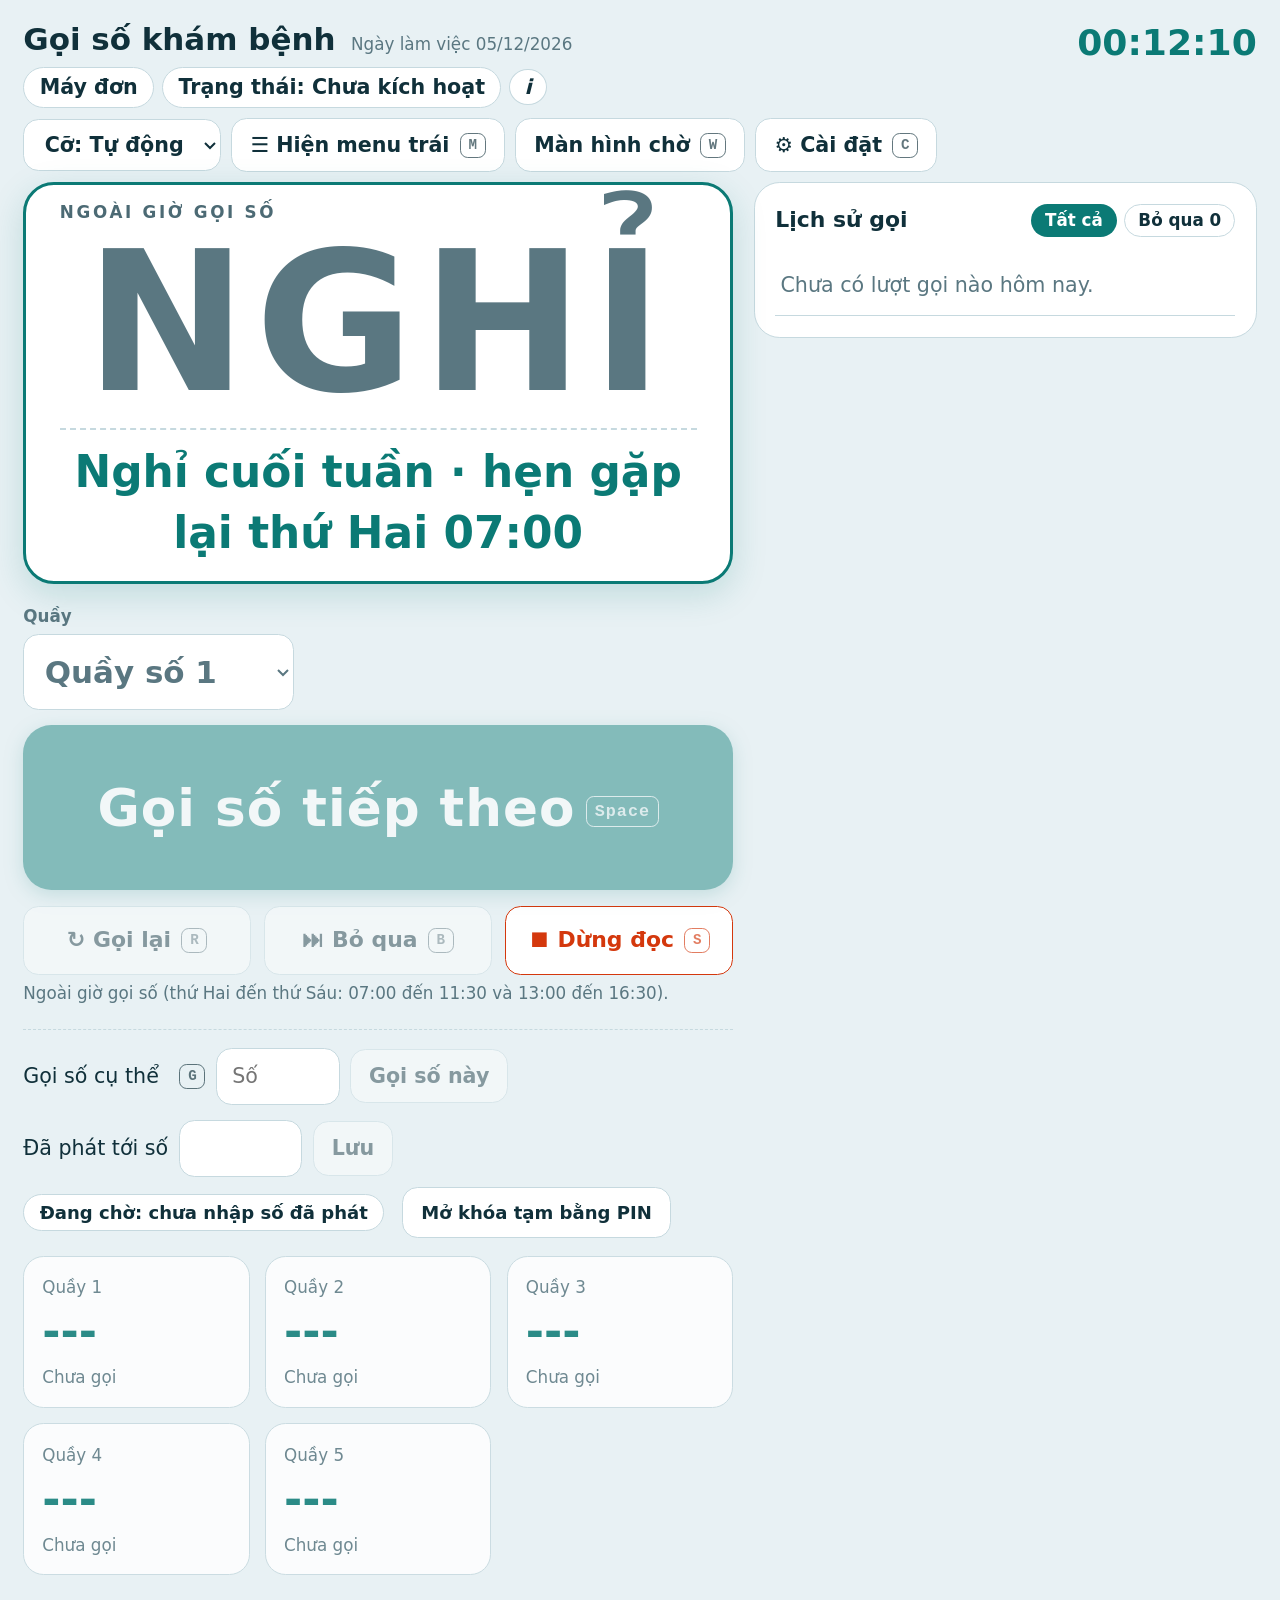
<file: goi-so-moi/index.html>
<!doctype html>
<html lang="vi">
<head>
<meta charset="utf-8">
<meta name="viewport" content="width=device-width,initial-scale=1">
<meta name="theme-color" content="#0b7a75">
<title>Gọi số khám bệnh - Máy đơn</title>
<style>
html,body{margin:0;min-height:100%;font-family:system-ui,'Segoe UI',sans-serif;background:#e8f1f4}
#page-clinicqueue{display:block;min-height:100vh}
#clinic-queue-host{display:block}
.notice{padding:10px 16px;text-align:center;color:#254b55;font-size:12px}
</style>
</head>
<body>
<div id="page-clinicqueue" class="active"><div id="clinic-queue-host"></div></div>
<div class="notice">Chế độ máy đơn: dữ liệu lưu trên trình duyệt của máy này. Giọng ghi sẵn cần kích hoạt hợp lệ từ tác giả.</div>
<script src="./clinic-queue.js" defer></script>
</body>
</html>
</file>
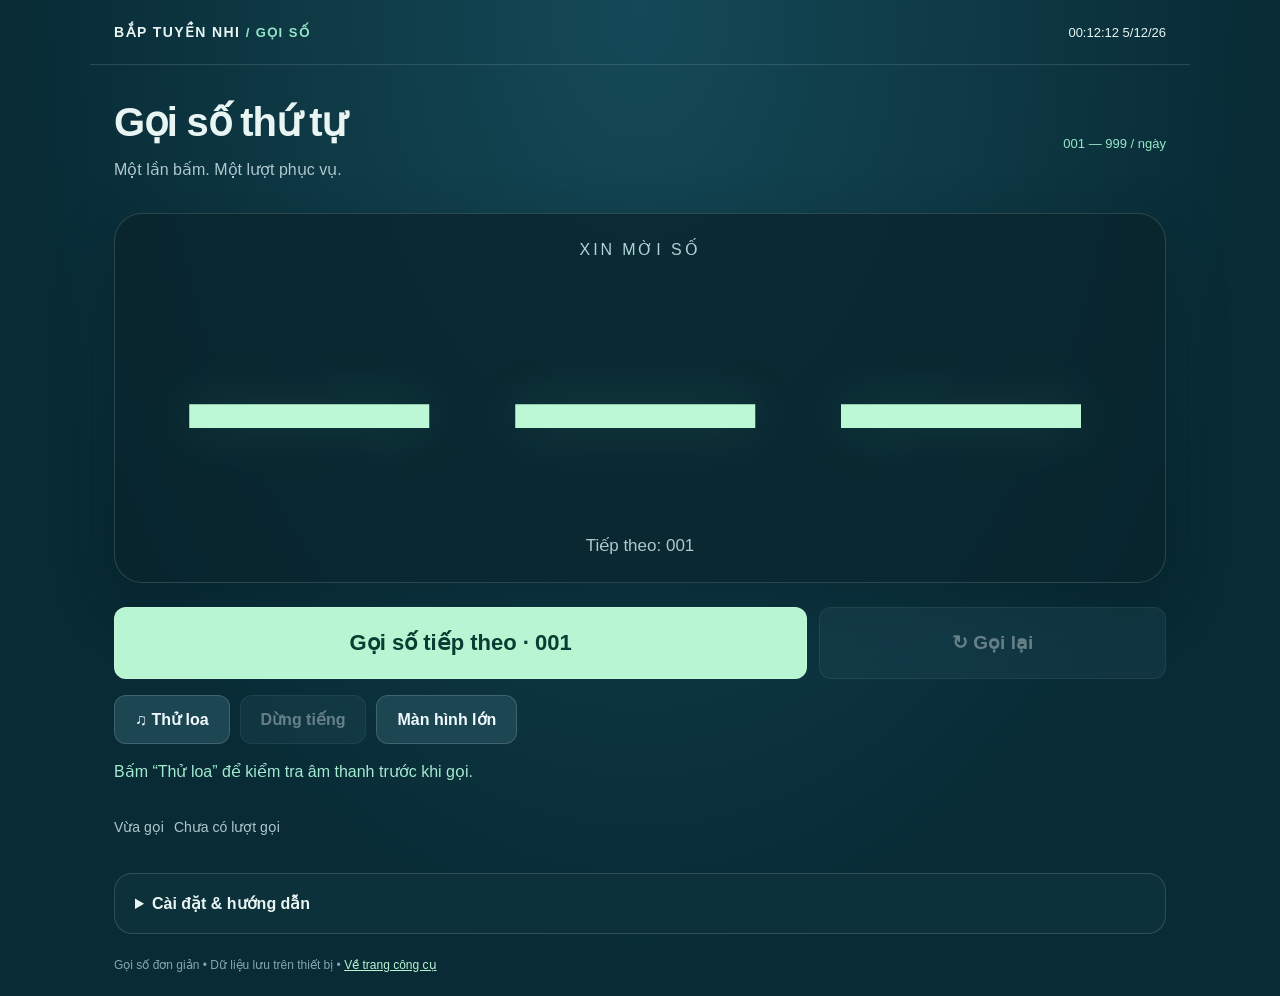
<file: goi-so/index.html>
<!doctype html>
<html lang="vi">
<head>
<meta charset="utf-8"><meta name="viewport" content="width=device-width,initial-scale=1">
<meta name="theme-color" content="#082b35"><title>Gọi số thứ tự • Bắp Tuyền Nhi</title>
<style>
:root{font-family:Segoe UI,Arial,sans-serif;color:#e9f5f3;background:#082b35;color-scheme:dark}*{box-sizing:border-box}body{margin:0;background:radial-gradient(ellipse at 50% 0,#154957,transparent 70%);min-height:100vh}header,main,footer{max-width:1100px;margin:auto;padding:24px}header{display:flex;justify-content:space-between;align-items:center;gap:20px;border-bottom:1px solid #ffffff20}.brand{font-weight:700;letter-spacing:.1em;font-size:14px}.badge{color:#96e7c9;font-size:13px}h1{font-size:clamp(24px,4vw,40px);margin:0 0 12px;letter-spacing:-.03em}.intro{display:flex;justify-content:space-between;align-items:center;gap:15px;margin:10px 0 24px}p{line-height:1.6;color:#afc8ce;margin:6px 0}.board{border:1px solid #ffffff24;border-radius:28px;background:#09252ecc;text-align:center;padding:26px 24px;box-shadow:0 24px 60px #00171f55}.eyebrow{font-size:16px;color:#afd2d8;letter-spacing:.18em}.number{font-size:clamp(110px,24vw,240px);font-weight:750;font-variant-numeric:tabular-nums;line-height:1.15;letter-spacing:.04em;color:#bcf7d6;text-shadow:0 0 55px #89ffbe20}.next-label{color:#afc8ce;font-size:17px}.controls{display:grid;grid-template-columns:2fr 1fr;gap:12px;margin-top:24px}button,input,select{font:inherit}button{cursor:pointer;border:1px solid #ffffff28;background:#1c4652;color:#f0fbff;border-radius:12px;padding:14px 20px;font-weight:650;transition:background .15s}button:hover{background:#2c5c69}button:focus-visible,input:focus-visible,select:focus-visible,summary:focus-visible{outline:3px solid #f5cf83;outline-offset:4px}button:disabled{opacity:.4;cursor:not-allowed}.primary{background:#b8f5d2;color:#093c32;font-size:22px;padding:22px}.primary:hover{background:#d4ffe5}.secondary{font-size:19px}.utility{display:flex;gap:10px;flex-wrap:wrap;margin-top:16px}.status{min-height:28px;margin:15px 0 0;color:#a4ead0}.status.error{color:#ffcc96}.history{display:flex;align-items:center;gap:10px;flex-wrap:wrap;min-height:44px;margin-top:18px;font-size:14px;color:#acc8cd}.pill{border:1px solid #ffffff28;border-radius:8px;padding:6px 12px;font-size:18px;color:#fff;font-variant-numeric:tabular-nums}details{margin-top:24px;border:1px solid #ffffff24;border-radius:18px;padding:20px;background:#0d313b}summary{cursor:pointer;font-weight:650}.settings{display:grid;grid-template-columns:1fr 1fr;gap:20px;margin-top:20px}label{display:block;color:#c4dedf;font-size:14px}input,select{width:100%;margin-top:8px;background:#082832;color:#fff;border:1px solid #52717a;border-radius:9px;padding:12px}input[type=range]{padding:0;accent-color:#b8f5d2}.row{display:flex;align-items:end;gap:10px}.row label{flex:1}.help{font-size:13px;margin-top:12px}.danger{color:#ffd0b6}.small{font-size:13px}footer{color:#85a6af;font-size:12px;padding-top:0}a{color:#b8f5d2}.display-mode .operator,.display-mode .intro,.display-mode footer{display:none}.display-mode main{max-width:none}.display-mode .board{min-height:75vh;display:flex;flex-direction:column;justify-content:center}.display-mode .number{font-size:clamp(180px,32vw,430px)}.display-mode .exit{display:block}.exit{display:none}@media(max-width:620px){header,main,footer{padding:18px}.controls,.settings{grid-template-columns:1fr}.intro{align-items:flex-start}.primary{font-size:20px}.brand{font-size:11px}.badge{font-size:11px}.board{padding:25px 12px}.row{flex-wrap:wrap}}
</style></head>
<body>
<header><div class="brand">BẮP TUYỀN NHI <span class="badge"> / GỌI SỐ</span></div><span id="clock" class="small"></span><button class="exit" id="exit">Về điều khiển</button></header>
<main>
<div class="intro"><div><h1>Gọi số thứ tự</h1><p>Một lần bấm. Một lượt phục vụ.</p></div><span class="badge">001 — 999 / ngày</span></div>
<section class="board" aria-label="Số thứ tự hiện tại"><div class="eyebrow">XIN MỜI SỐ</div><div id="number" class="number" aria-live="polite">— — —</div><div class="next-label" id="nextLabel">Sẵn sàng bắt đầu từ 001</div></section>
<div class="operator">
<div class="controls"><button class="primary" id="next">Gọi số tiếp theo · 001</button><button class="secondary" id="repeat" disabled>↻ Gọi lại</button></div>
<div class="utility"><button id="test">♫ Thử loa</button><button id="stop" disabled>Dừng tiếng</button><button id="display">Màn hình lớn</button></div>
<p id="status" class="status" role="status">Bấm “Thử loa” để kiểm tra âm thanh trước khi gọi.</p>
<div class="history"><span>Vừa gọi</span><span id="history">Chưa có lượt gọi</span></div>
<details><summary>Cài đặt & hướng dẫn</summary><div class="settings">
<label>Âm lượng <span id="volText">100%</span><input id="volume" type="range" min="10" max="100" value="100"></label>
<label>Số lần đọc mỗi lượt<select id="times"><option value="1">1 lần</option><option value="2">2 lần</option></select></label>
<div class="row"><label>Số sẽ gọi tiếp theo<input id="start" type="number" min="1" max="999" step="1" value="1"></label><button id="set">Áp dụng</button></div>
<div class="row"><button class="danger" id="reset">Bắt đầu lại từ 001</button></div></div>
<p class="help">Âm thanh tiếng Việt được kèm sẵn, đọc từng chữ số: 001 → “không không một”. Không cần cài giọng nói, đăng nhập hoặc mã PIN. Sau khi tải xong âm thanh, trang đang mở có thể tiếp tục gọi khi mất mạng.</p>
<p class="help">Sang ngày mới (giờ Việt Nam), hệ thống tự bắt đầu lại từ 001. Số được lưu trên trình duyệt này; tải lại trang không làm mất số. Dùng một máy để điều khiển, có thể nối màn hình/TV và loa ngoài. Máy khác, trình duyệt khác hoặc chế độ ẩn danh có bộ đếm riêng.</p>
<p class="help">Phím tắt: <b>N</b> gọi tiếp · <b>R</b> gọi lại · <b>Esc</b> dừng tiếng / thoát màn hình lớn. Khi đang đọc, nút gọi tiếp được khóa để tránh bấm nhầm.</p>
</details></div></main>
<footer>Gọi số đơn giản • Dữ liệu lưu trên thiết bị • <a href="../">Về trang công cụ</a></footer>
<script src="audio.js"></script><script src="app.js"></script>
</body></html>
</file>
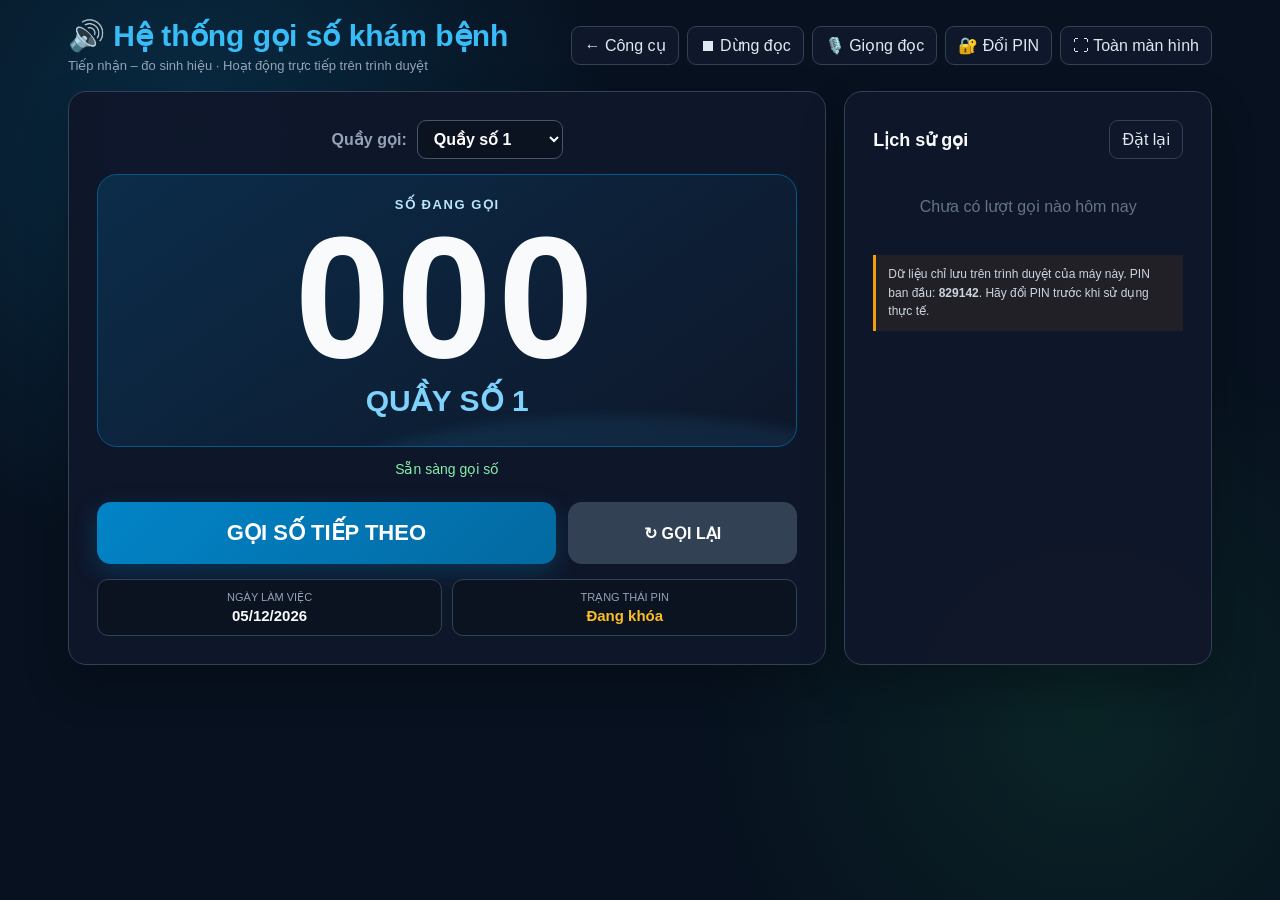
<file: goi-so.html>
<!DOCTYPE html>
<html lang="vi">
<head>
  <meta charset="UTF-8">
  <meta name="viewport" content="width=device-width, initial-scale=1.0">
  <meta name="theme-color" content="#075985">
  <!-- Không gửi Referer khi tải giọng Google Online dự phòng -->
  <meta name="referrer" content="no-referrer">
  <title>Hệ thống gọi số khám bệnh</title>
  <style>
    * { box-sizing: border-box; }
    :root {
      color-scheme: dark;
      --bg: #07111f;
      --panel: rgba(15, 23, 42, .94);
      --line: #334155;
      --muted: #94a3b8;
      --primary: #0284c7;
      --primary2: #38bdf8;
      --success: #16a34a;
      --warning: #f59e0b;
      --danger: #dc2626;
    }
    body {
      margin: 0;
      min-height: 100vh;
      color: #f8fafc;
      font-family: -apple-system, BlinkMacSystemFont, "Segoe UI", Roboto, Arial, sans-serif;
      background:
        radial-gradient(circle at 15% 15%, rgba(14,165,233,.18), transparent 32%),
        radial-gradient(circle at 85% 80%, rgba(34,197,94,.10), transparent 30%),
        var(--bg);
    }
    button, select, input { font: inherit; }
    button { touch-action: manipulation; }
    .app { width: min(1180px, 100%); margin: 0 auto; padding: 18px; }
    header {
      display: flex; align-items: center; justify-content: space-between; gap: 14px;
      margin-bottom: 18px;
    }
    .brand h1 { margin: 0; color: var(--primary2); font-size: clamp(20px, 3vw, 30px); }
    .brand p { margin: 5px 0 0; color: var(--muted); font-size: 13px; }
    .top-actions { display: flex; flex-wrap: wrap; gap: 8px; justify-content: flex-end; }
    .small-btn, .back-link {
      border: 1px solid var(--line); border-radius: 9px; padding: 9px 12px;
      background: #0f172a; color: #e2e8f0; text-decoration: none; cursor: pointer;
    }
    .small-btn:hover, .back-link:hover { border-color: var(--primary2); }
    .grid { display: grid; grid-template-columns: minmax(0, 1.65fr) minmax(280px, .8fr); gap: 18px; }
    .panel {
      border: 1px solid var(--line); border-radius: 18px; padding: clamp(18px, 3vw, 28px);
      background: var(--panel); box-shadow: 0 20px 45px rgba(0,0,0,.24);
    }
    .counter-select { display: flex; align-items: center; justify-content: center; gap: 10px; margin-bottom: 15px; }
    .counter-select label { color: var(--muted); font-weight: 700; }
    .counter-select select {
      border: 1px solid #475569; border-radius: 9px; padding: 9px 34px 9px 12px;
      background: #0b1220; color: #fff; font-weight: 800;
    }
    .number-card {
      position: relative; overflow: hidden; text-align: center; border: 1px solid #075985;
      border-radius: 20px; padding: 22px 12px 28px;
      background: linear-gradient(145deg, rgba(2,132,199,.20), rgba(15,23,42,.2));
    }
    .number-card::after {
      content: ""; position: absolute; inset: auto -20% -55% 30%; height: 180px;
      background: rgba(56,189,248,.09); border-radius: 50%; filter: blur(6px);
    }
    .number-label { color: #bae6fd; letter-spacing: .12em; font-weight: 800; font-size: 13px; }
    .number { position: relative; z-index: 1; margin: 4px 0; font-size: clamp(86px, 17vw, 172px); line-height: .95; font-weight: 900; letter-spacing: .035em; }
    .desk { position: relative; z-index: 1; color: #7dd3fc; font-size: clamp(20px, 3vw, 30px); font-weight: 850; }
    .status { min-height: 23px; margin: 14px 0 0; text-align: center; color: #86efac; font-size: 14px; }
    .actions { display: grid; grid-template-columns: 2fr 1fr; gap: 12px; margin-top: 18px; }
    .action-btn { border: 0; border-radius: 14px; padding: 18px 12px; color: #fff; cursor: pointer; font-weight: 900; }
    .next { background: linear-gradient(135deg, #0284c7, #0369a1); font-size: 22px; box-shadow: 0 8px 25px rgba(2,132,199,.28); }
    .repeat { background: #334155; font-size: 16px; }
    .action-btn:disabled { opacity: .55; cursor: wait; transform: none; }
    .action-btn:hover { filter: brightness(1.10); transform: translateY(-1px); }
    .action-btn:active { transform: translateY(1px); }
    .info-row { display: grid; grid-template-columns: 1fr 1fr; gap: 10px; margin-top: 15px; }
    .info-box { border: 1px solid var(--line); border-radius: 11px; padding: 11px; background: #0b1220; text-align: center; }
    .info-box span { display: block; color: var(--muted); font-size: 11px; }
    .info-box strong { display: block; margin-top: 3px; font-size: 15px; }
    .side-title { display: flex; align-items: center; justify-content: space-between; gap: 8px; margin-bottom: 13px; }
    .side-title h2 { margin: 0; font-size: 18px; }
    .history { display: flex; flex-direction: column; gap: 9px; max-height: 500px; overflow: auto; }
    .history-item { display: flex; align-items: center; gap: 10px; border: 1px solid var(--line); border-radius: 11px; padding: 10px 12px; background: #0b1220; }
    .history-number { color: #7dd3fc; font-size: 24px; font-weight: 900; min-width: 58px; }
    .history-meta { flex: 1; color: #cbd5e1; font-size: 13px; }
    .history-meta small { display: block; color: var(--muted); margin-top: 3px; }
    .empty { padding: 25px 8px; text-align: center; color: #64748b; }
    .note { margin-top: 14px; border-left: 3px solid var(--warning); padding: 10px 12px; color: #cbd5e1; background: rgba(245,158,11,.08); font-size: 12px; line-height: 1.55; }
    dialog { width: min(430px, calc(100% - 28px)); border: 1px solid #475569; border-radius: 16px; padding: 0; color: #f8fafc; background: #0f172a; }
    dialog::backdrop { background: rgba(2,6,23,.78); backdrop-filter: blur(3px); }
    .modal { padding: 22px; }
    .modal h3 { margin: 0 0 7px; color: var(--primary2); }
    .modal p { margin: 0 0 16px; color: var(--muted); font-size: 13px; line-height: 1.5; }
    .field { margin-top: 12px; }
    .field label { display: block; color: #cbd5e1; font-size: 12px; font-weight: 700; margin-bottom: 6px; }
    .field input, .field select { width: 100%; border: 1px solid #475569; border-radius: 9px; padding: 11px 12px; background: #020617; color: #fff; }
    .modal-actions { display: flex; justify-content: flex-end; gap: 9px; margin-top: 18px; }
    .modal-btn { border: 0; border-radius: 9px; padding: 10px 15px; color: #fff; background: #334155; cursor: pointer; font-weight: 750; }
    .modal-btn.primary { background: var(--primary); }
    .error { min-height: 18px; margin-top: 10px; color: #fca5a5; font-size: 12px; }
    .voice-hint { margin-top: 12px; border-left: 3px solid var(--warning); border-radius: 0 9px 9px 0; padding: 10px 12px; color: #cbd5e1; background: rgba(245,158,11,.08); font-size: 12px; line-height: 1.55; }
    .voice-hint.ok { border-left-color: var(--success); background: rgba(22,163,74,.08); }
    .voice-hint b { color: #f8fafc; }
    @media (max-width: 780px) {
      .app { padding: 12px; }
      header { align-items: flex-start; flex-direction: column; }
      .top-actions { justify-content: flex-start; }
      .grid { grid-template-columns: 1fr; }
      .actions { grid-template-columns: 1fr; }
      .number { font-size: clamp(84px, 29vw, 145px); }
    }
  </style>
</head>
<body>
  <div class="app">
    <header>
      <div class="brand">
        <h1>🔊 Hệ thống gọi số khám bệnh</h1>
        <p>Tiếp nhận – đo sinh hiệu · Hoạt động trực tiếp trên trình duyệt</p>
      </div>
      <div class="top-actions">
        <a class="back-link" href="index.html">← Công cụ</a>
        <button class="small-btn" id="stopVoiceBtn">⏹ Dừng đọc</button>
        <button class="small-btn" id="voiceBtn">🎙️ Giọng đọc</button>
        <button class="small-btn" id="pinBtn">🔐 Đổi PIN</button>
        <button class="small-btn" id="fullscreenBtn">⛶ Toàn màn hình</button>
      </div>
    </header>

    <div class="grid">
      <section class="panel">
        <div class="counter-select">
          <label for="counter">Quầy gọi:</label>
          <select id="counter">
            <option value="1">Quầy số 1</option>
            <option value="2">Quầy số 2</option>
            <option value="3">Quầy số 3</option>
          </select>
        </div>

        <div class="number-card" aria-live="polite">
          <div class="number-label">SỐ ĐANG GỌI</div>
          <div class="number" id="currentNumber">000</div>
          <div class="desk" id="currentDesk">QUẦY SỐ 1</div>
        </div>
        <div class="status" id="status">Sẵn sàng gọi số</div>

        <div class="actions">
          <button class="action-btn next" id="nextBtn">GỌI SỐ TIẾP THEO</button>
          <button class="action-btn repeat" id="repeatBtn">↻ GỌI LẠI</button>
        </div>

        <div class="info-row">
          <div class="info-box"><span>NGÀY LÀM VIỆC</span><strong id="workDate">--/--/----</strong></div>
          <div class="info-box"><span>TRẠNG THÁI PIN</span><strong id="lockState">Đang khóa</strong></div>
        </div>
      </section>

      <aside class="panel">
        <div class="side-title">
          <h2>Lịch sử gọi</h2>
          <button class="small-btn" id="resetBtn">Đặt lại</button>
        </div>
        <div class="history" id="history"></div>
        <div class="note">
          Dữ liệu chỉ lưu trên trình duyệt của máy này. PIN ban đầu: <strong>829142</strong>.
          Hãy đổi PIN trước khi sử dụng thực tế.
        </div>
      </aside>
    </div>
  </div>

  <dialog id="unlockDialog">
    <form class="modal" method="dialog" id="unlockForm">
      <h3>Mở khóa thao tác</h3>
      <p>Nhập mã PIN để gọi hoặc đặt lại số. Sau khi mở khóa, PIN có hiệu lực đến khi đóng tab.</p>
      <div class="field">
        <label for="unlockPin">Mã PIN</label>
        <input id="unlockPin" type="password" inputmode="numeric" pattern="[0-9]{4,12}" maxlength="12" required autocomplete="current-password">
      </div>
      <div class="error" id="unlockError"></div>
      <div class="modal-actions">
        <button class="modal-btn" type="button" onclick="this.closest('dialog').close()">Hủy</button>
        <button class="modal-btn primary" value="default" id="unlockSubmit">Mở khóa</button>
      </div>
    </form>
  </dialog>

  <dialog id="pinDialog">
    <form class="modal" method="dialog" id="pinForm">
      <h3>Đổi mã PIN</h3>
      <p>PIN gồm 4–12 chữ số và được lưu riêng trên trình duyệt này.</p>
      <div class="field"><label for="oldPin">PIN hiện tại</label><input id="oldPin" type="password" inputmode="numeric" maxlength="12" required></div>
      <div class="field"><label for="newPin">PIN mới</label><input id="newPin" type="password" inputmode="numeric" pattern="[0-9]{4,12}" maxlength="12" required></div>
      <div class="field"><label for="confirmPin">Nhập lại PIN mới</label><input id="confirmPin" type="password" inputmode="numeric" maxlength="12" required></div>
      <div class="error" id="pinError"></div>
      <div class="modal-actions">
        <button class="modal-btn" type="button" onclick="this.closest('dialog').close()">Hủy</button>
        <button class="modal-btn primary" value="default" id="pinSubmit">Lưu PIN</button>
      </div>
    </form>
  </dialog>

  <dialog id="voiceDialog">
    <form class="modal" method="dialog" id="voiceForm">
      <h3>Cài đặt giọng đọc</h3>
      <p>Chọn giọng nữ miền Nam thu sẵn cho quầy 3, giọng tiếng Việt trên máy hoặc Google Online. Giọng đang dùng trước đây được giữ nguyên cho đến khi bạn chọn giọng khác.</p>
      <div class="field"><label for="voiceSelect">Giọng nói</label><select id="voiceSelect"></select></div>
      <div class="voice-hint" id="voiceHint"></div>
      <div class="field"><label for="rate">Tốc độ đọc: <span id="rateValue">0.85</span></label><input id="rate" type="range" min="0.6" max="1.2" value="0.85" step="0.05"></div>
      <div class="modal-actions">
        <button class="modal-btn" type="button" onclick="this.closest('dialog').close()">Đóng</button>
        <button class="modal-btn primary" value="default" id="testVoiceBtn">Nghe thử</button>
      </div>
    </form>
  </dialog>

  <script>
    const KEYS = {
      state: 'bap_queue_state_v1', pin: 'bap_queue_pin_v1',
      counter: 'bap_queue_counter_v1', voice: 'bap_queue_voice_v1', rate: 'bap_queue_rate_v1'
    };
    const DEFAULT_PIN_HASH = '8949ac83318437773bb6c38390a0ce6e05a60b4a3889004d62f34045d2ef6425';
    const $ = id => document.getElementById(id);
    let unlocked = sessionStorage.getItem('bap_queue_unlocked') === '1';
    let pendingAction = null;
    let voices = [];

    function todayKey() {
      return new Intl.DateTimeFormat('en-CA', { timeZone: 'Asia/Bangkok', year: 'numeric', month: '2-digit', day: '2-digit' }).format(new Date());
    }
    function newState() { return { date: todayKey(), current: 0, lastCounter: 1, history: [] }; }
    function loadState() {
      try {
        const saved = JSON.parse(localStorage.getItem(KEYS.state));
        if (!saved || saved.date !== todayKey()) return newState();
        return { ...newState(), ...saved, history: Array.isArray(saved.history) ? saved.history.slice(0, 30) : [] };
      } catch (_) { return newState(); }
    }
    let state = loadState();
    function saveState() { localStorage.setItem(KEYS.state, JSON.stringify(state)); }
    function pad(n) { return String(n || 0).padStart(3, '0'); }
    function displayDate(key) { const [y,m,d] = key.split('-'); return `${d}/${m}/${y}`; }
    function escapeHtml(v) { return String(v).replace(/[&<>'"]/g, c => ({'&':'&amp;','<':'&lt;','>':'&gt;',"'":'&#39;','"':'&quot;'}[c])); }

    function render() {
      $('currentNumber').textContent = pad(state.current);
      $('currentDesk').textContent = `QUẦY SỐ ${state.lastCounter || $('counter').value}`;
      $('workDate').textContent = displayDate(state.date);
      $('lockState').textContent = unlocked ? 'Đã mở khóa' : 'Đang khóa';
      $('lockState').style.color = unlocked ? '#86efac' : '#fbbf24';
      $('history').innerHTML = state.history.length ? state.history.map(item => `
        <div class="history-item">
          <div class="history-number">${pad(item.number)}</div>
          <div class="history-meta">Quầy số ${escapeHtml(item.counter)}<small>${escapeHtml(item.time)}</small></div>
        </div>`).join('') : '<div class="empty">Chưa có lượt gọi nào hôm nay</div>';
    }

    async function sha256(text) {
      const bytes = new TextEncoder().encode(text);
      const digest = await crypto.subtle.digest('SHA-256', bytes);
      return [...new Uint8Array(digest)].map(b => b.toString(16).padStart(2, '0')).join('');
    }
    function storedPinHash() { return localStorage.getItem(KEYS.pin) || DEFAULT_PIN_HASH; }
    async function pinIsValid(pin) { return (await sha256(pin)) === storedPinHash(); }

    function requireUnlock(action) {
      if (unlocked) return action();
      pendingAction = action;
      $('unlockError').textContent = '';
      $('unlockPin').value = '';
      $('unlockDialog').showModal();
      setTimeout(() => $('unlockPin').focus(), 50);
    }

    // ===================== GIỌNG ĐỌC TIẾNG VIỆT =====================
    // Danh sách giọng do TRÌNH DUYỆT + HỆ ĐIỀU HÀNH của từng máy cung cấp (Web Speech API);
    // trang web/GitHub không thể tự thêm giọng. Muốn có giọng tiếng Việt: mở trang bằng Microsoft Edge,
    // hoặc cài giọng Tiếng Việt cho Windows/Android rồi mở lại trình duyệt.
    const ONLINE_VOICE = '__google_online_vi__';   // mục "Google Online" dự phòng trong danh sách
    let currentAudio = null;
    let currentUtterance = null;                    // giữ tham chiếu để Chrome không làm mất sự kiện onend

    function isViVoice(v) { return /^vi([-_]|$)/i.test(v.lang) || /vietnam/i.test(v.name); }
    function refreshVoices() {
      if ('speechSynthesis' in window) voices = speechSynthesis.getVoices();
      return voices;
    }
    // Chỉ giữ giọng tiếng Việt; giọng "Natural" (tự nhiên hơn) xếp lên đầu
    function viVoices() {
      return voices.filter(isViVoice)
        .sort((a, b) => (/natural/i.test(b.name) - /natural/i.test(a.name)) || a.name.localeCompare(b.name));
    }
    // Giọng sẽ dùng: giọng tiếng Việt đã chọn → giọng tiếng Việt tốt nhất trên máy → null (= Google Online)
    function currentVoice() {
      if (!voices.length) refreshVoices();
      const chosen = localStorage.getItem(KEYS.voice);
      if (chosen === ONLINE_VOICE) return null;
      const list = viVoices();
      return list.find(v => v.name === chosen) || list[0] || null;
    }


    // Version 3: load MP3 files relative to this HTML. Keep folder names/case unchanged.
    const RECORDED_VOICE = '__recorded_south_vi_q3_v1__';
    const AUDIO_BASE = './audio/nu-mien-nam/';
    const AUDIO_NAMES = ['xin-moi-so', '0', '1', '2', '3', '4', '5', '6', '7', '8', '9', 'quay-3'];
    let audioContext = null, decodedAudio = null;
    let activeSources = [], activeGain = null, playbackId = 0, isSpeaking = false, watchdog = null;
    function playbackBusy(value) {
      isSpeaking = value;
      $('nextBtn').disabled = value;
      $('repeatBtn').disabled = value;
      $('testVoiceBtn').disabled = value;
    }
    function stopAudio() {
      ++playbackId;
      clearTimeout(watchdog); watchdog = null;
      if (currentAudio) {
        currentAudio.onended = currentAudio.onerror = currentAudio.onplaying = null;
        currentAudio.pause(); currentAudio = null;
      }
      if (currentUtterance) {
        currentUtterance.onend = currentUtterance.onerror = currentUtterance.onstart = null;
        currentUtterance = null;
      }
      if ('speechSynthesis' in window) speechSynthesis.cancel();
      activeSources.forEach(s => { s.onended = null; try { s.stop(); } catch (_) {} });
      activeSources = [];
      if (activeGain) { activeGain.disconnect(); activeGain = null; }
      playbackBusy(false);
    }
    function endPlayback(id, message) {
      if (id !== playbackId) return;
      stopAudio();
      $('status').textContent = message;
    }
    function speak(number, counter) {
      stopAudio();
      const id = playbackId;
      const rawRate = Number(localStorage.getItem(KEYS.rate) || 0.85);
      const rate = Number.isFinite(rawRate) ? Math.min(1.2, Math.max(0.6, rawRate)) : 0.85;
      const chosen = localStorage.getItem(KEYS.voice);
      const custom = chosen === RECORDED_VOICE;
      const text = `Mời số thứ tự ${number}. Xin mời số thứ tự ${number}, đến quầy số ${counter}.`;
      const note = custom && counter !== 3 ? ' · Quầy này chưa có MP3, dùng giọng dự phòng' : '';
      playbackBusy(true);
      watchdog = setTimeout(() => endPlayback(id, 'Âm thanh quá thời gian chờ. Kiểm tra loa/mạng rồi bấm Gọi lại.'), 45000);
      if (custom && counter === 3) {
        speakRecorded(number, counter, rate, id).catch(error => {
          if (id !== playbackId) return;
          endPlayback(id, 'Không phát được MP3: ' + error.message + '. Chọn giọng khác rồi bấm Gọi lại.');
        });
        return;
      }
      let voice = currentVoice();
      if (voice && !voice.localService && navigator.onLine === false) voice = viVoices().find(v => v.localService) || voice;
      if (voice) speakWithVoice(voice, text, rate, number, counter, new Set(), id, note);
      else speakOnline(text, rate, number, counter, id, note);
    }
    async function speakRecorded(number, counter, rate, id) {
      if (!Number.isInteger(number) || number < 1 || number > 999) throw new Error('Số phải từ 001 đến 999');
      const AC = window.AudioContext || window.webkitAudioContext;
      if (!AC) throw new Error('Trình duyệt không hỗ trợ Web Audio');
      audioContext ||= new AC();
      $('status').textContent = `Đang chuẩn bị giọng nữ miền Nam · Số ${pad(number)} · Quầy 3`;
      await audioContext.resume();
      if (id !== playbackId) return;
      if (audioContext.state !== 'running') throw new Error('Hãy cho phép trang phát âm thanh');
      if (!decodedAudio) {
        if (location.protocol === 'file:') throw new Error('Hãy mở trang trên GitHub Pages hoặc máy chủ localhost, không mở HTML bằng nhấp đúp');
        const decoded = await Promise.all(AUDIO_NAMES.map(async name => {
          const controller = new AbortController();
          const timer = setTimeout(() => controller.abort(), 15000);
          try {
            const response = await fetch(AUDIO_BASE + encodeURIComponent(name) + '.mp3', {
              cache: 'no-cache', signal: controller.signal
            });
            if (!response.ok) throw new Error('HTTP ' + response.status);
            const bytes = await response.arrayBuffer();
            if (!bytes.byteLength) throw new Error('File rỗng');
            return [name, await audioContext.decodeAudioData(bytes)];
          } catch (error) {
            throw new Error('Không tải/đọc được ' + name + '.mp3 (' + error.message + ')');
          } finally { clearTimeout(timer); }
        }));
        decodedAudio = Object.fromEntries(decoded);
      }
      if (id !== playbackId) return;
      const names = ['xin-moi-so', ...pad(number), 'quay-3'];
      const gain = audioContext.createGain(); gain.connect(audioContext.destination); activeGain = gain;
      let at = audioContext.currentTime + 0.08;
      for (const name of names) {
        const buffer = decodedAudio[name];
        if (!buffer) throw new Error('Thiếu đoạn ' + name);
        const source = audioContext.createBufferSource();
        source.buffer = buffer; source.playbackRate.value = rate; source.connect(gain);
        activeSources.push(source); source.start(at);
        at += buffer.duration / rate + 0.035;
      }
      activeSources[activeSources.length - 1].onended = () => endPlayback(id, `Đã gọi số ${pad(number)} · Quầy ${counter} · Nữ miền Nam`);
      $('status').textContent = `Đang gọi số ${pad(number)} · Quầy ${counter} · Nữ miền Nam`;
    }
    function speakWithVoice(voice, text, rate, number, counter, tried, id, note = '') {
      if (id !== playbackId) return;
      tried.add(voice.name);
      const utterance = new SpeechSynthesisUtterance(text); currentUtterance = utterance;
      utterance.voice = voice; utterance.lang = 'vi-VN'; utterance.rate = rate;
      utterance.onstart = () => { if (id === playbackId) $('status').textContent = `Đang mời số ${pad(number)} đến quầy ${counter}${note}`; };
      utterance.onend = () => endPlayback(id, `Đã gọi số ${pad(number)} · Quầy ${counter}${note}`);
      utterance.onerror = e => {
        if (id !== playbackId || e.error === 'interrupted' || e.error === 'canceled') return;
        const next = viVoices().find(v => v.localService && !tried.has(v.name));
        if (next) speakWithVoice(next, text, rate, number, counter, tried, id, note);
        else speakOnline(text, rate, number, counter, id, note);
      };
      try { speechSynthesis.speak(utterance); }
      catch (_) { speakOnline(text, rate, number, counter, id, note); }
    }
    function speakOnline(text, rate, number, counter, id, note = '') {
      if (id !== playbackId) return;
      if (currentUtterance) { currentUtterance.onend = currentUtterance.onerror = null; currentUtterance = null; }
      if ('speechSynthesis' in window) speechSynthesis.cancel();
      $('status').textContent = `Đang tải giọng Online... Số ${pad(number)} · Quầy ${counter}${note}`;
      const audio = new Audio(`https://translate.google.com/translate_tts?ie=UTF-8&tl=vi&client=tw-ob&q=${encodeURIComponent(text)}`);
      currentAudio = audio; audio.playbackRate = rate;
      audio.onplaying = () => { if (id === playbackId) $('status').textContent = `Đang gọi số ${pad(number)} · Quầy ${counter} (Online)${note}`; };
      audio.onended = () => endPlayback(id, `Đã gọi số ${pad(number)} · Quầy ${counter}${note}`);
      const fail = () => endPlayback(id, 'Không phát được giọng Online. Kiểm tra Internet, chọn giọng khác rồi bấm Gọi lại.');
      audio.onerror = fail; audio.play().catch(fail);
    }

    function callNext() {
      if (isSpeaking) return;
      if (state.date !== todayKey()) state = newState();
      if (state.current >= 999) { $('status').textContent = 'Đã đến số 999. Không thể gọi số tiếp theo trong lượt này.'; return; }
      state.current += 1;
      const counter = Number($('counter').value);
      state.lastCounter = counter;
      state.history.unshift({ number: state.current, counter, time: new Date().toLocaleTimeString('vi-VN', { hour: '2-digit', minute: '2-digit', second: '2-digit' }) });
      state.history = state.history.slice(0, 30);
      saveState(); render(); speak(state.current, counter);
    }
    function repeatCall() {
      if (isSpeaking) return;
      if (state.date !== todayKey()) { state = newState(); saveState(); render(); }
      if (!state.current) { $('status').textContent = 'Chưa có số nào để gọi lại.'; return; }
      const counter = Number($('counter').value);
      state.lastCounter = counter;
      saveState(); render(); speak(state.current, counter);
    }
    function resetQueue() {
      if (!confirm('Đặt số hiện tại về 000 và xóa lịch sử hôm nay?')) return;
      stopAudio();
      state = newState(); state.lastCounter = Number($('counter').value);
      saveState(); render(); $('status').textContent = 'Đã đặt lại số thứ tự.';
    }

    $('stopVoiceBtn').addEventListener('click', () => { stopAudio(); $('status').textContent = 'Đã dừng đọc. Bấm Gọi lại nếu cần.'; });

    $('counter').value = localStorage.getItem(KEYS.counter) || '1';
    if (!state.current) state.lastCounter = Number($('counter').value);
    $('counter').addEventListener('change', e => { localStorage.setItem(KEYS.counter, e.target.value); if (!state.current) { state.lastCounter = Number(e.target.value); render(); } });
    $('nextBtn').addEventListener('click', () => requireUnlock(callNext));
    $('repeatBtn').addEventListener('click', () => requireUnlock(repeatCall));
    $('resetBtn').addEventListener('click', () => requireUnlock(resetQueue));
    $('fullscreenBtn').addEventListener('click', () => document.fullscreenElement ? document.exitFullscreen() : document.documentElement.requestFullscreen());

    $('unlockForm').addEventListener('submit', async e => {
      e.preventDefault();
      if (!(await pinIsValid($('unlockPin').value))) { $('unlockError').textContent = 'Mã PIN không đúng.'; $('unlockPin').select(); return; }
      unlocked = true;
      sessionStorage.setItem('bap_queue_unlocked', '1');
      $('unlockDialog').close(); render();
      const action = pendingAction; pendingAction = null;
      if (action) action();
    });

    $('pinBtn').addEventListener('click', () => {
      $('pinForm').reset(); $('pinError').textContent = ''; $('pinDialog').showModal(); setTimeout(() => $('oldPin').focus(), 50);
    });
    $('pinForm').addEventListener('submit', async e => {
      e.preventDefault();
      const oldPin = $('oldPin').value, nextPin = $('newPin').value, confirmPin = $('confirmPin').value;
      if (!(await pinIsValid(oldPin))) { $('pinError').textContent = 'PIN hiện tại không đúng.'; return; }
      if (!/^\d{4,12}$/.test(nextPin)) { $('pinError').textContent = 'PIN mới phải gồm 4–12 chữ số.'; return; }
      if (nextPin !== confirmPin) { $('pinError').textContent = 'Hai lần nhập PIN mới không khớp.'; return; }
      localStorage.setItem(KEYS.pin, await sha256(nextPin));
      unlocked = true; sessionStorage.setItem('bap_queue_unlocked', '1');
      $('pinDialog').close(); render(); $('status').textContent = 'Đã đổi mã PIN thành công.';
    });

    // Hướng dẫn cài giọng tiếng Việt hiện ngay trong hộp "Cài đặt giọng đọc"
    const IS_ANDROID = /Android/i.test(navigator.userAgent);
    const INSTALL_STEPS = (IS_ANDROID
      ? 'Android: <b>Cài đặt → tìm “Chuyển văn bản thành giọng nói” → Dịch vụ lời nói của Google → ⚙ → Cài đặt dữ liệu giọng nói → Tiếng Việt</b>'
      : 'Windows: <b>Cài đặt → Thời gian và ngôn ngữ → Giọng nói → Thêm giọng nói → Tiếng Việt</b> (Settings → Time &amp; language → Speech → Add voices)')
      + ', rồi tắt hẳn và mở lại trình duyệt.';
    function voiceHintHtml(list) {
      if (localStorage.getItem(KEYS.voice) === RECORDED_VOICE) return '<b>Nữ miền Nam – MP3 của bạn, tải từ thư mục audio/nu-mien-nam/.</b><br>Đọc từng chữ số: 025 → không hai năm. Hiện có câu kết cho <b>quầy 3</b>. Quầy 1/2 dùng giọng tiếng Việt dự phòng, không phát nhầm câu quầy 3. Cần tải đủ file MP3 trong lần gọi đầu. Sau khi thay file trên GitHub, tải lại trang để nạp âm thanh mới.';
      if (!list.length) {
        return '⚠️ Máy này chưa có giọng tiếng Việt nên đang dùng giọng Google Online (cần Internet, có thể bị gián đoạn). Cách thêm giọng tiếng Việt:'
          + `<br>• Cài giọng cho máy – ${INSTALL_STEPS}`
          + (IS_ANDROID ? '' : '<br>• Hoặc mở trang này bằng <b>Microsoft Edge</b> (có sẵn giọng HoaiMy, NamMinh – cần Internet).');
      }
      if (list.some(v => v.localService)) {
        return `✅ Có ${list.length} giọng tiếng Việt. Nếu Internet ở điểm khám không ổn định, hãy chọn giọng không ghi “cần Internet”.`;
      }
      return `✅ Có ${list.length} giọng tiếng Việt nhưng đều cần Internet. Để vẫn gọi số được khi mất mạng, cài thêm giọng cho máy – ${INSTALL_STEPS}`;
    }
    function loadVoices() {
      refreshVoices();
      const list = viVoices();
      const voice = currentVoice();
      $('voiceSelect').innerHTML = list.map(v =>
        `<option value="${escapeHtml(v.name)}">${escapeHtml(v.name)} — ${escapeHtml(v.lang)}${v.localService ? '' : ' · cần Internet'}</option>`
      ).join('') + `<option value="${ONLINE_VOICE}">🌐 Tiếng Việt – Google Online (dự phòng)</option><option value="${RECORDED_VOICE}">🎙️ Nữ miền Nam – MP3 từ thư mục audio (quầy 3)</option>`;
      $('voiceSelect').value = localStorage.getItem(KEYS.voice) === RECORDED_VOICE ? RECORDED_VOICE : (voice ? voice.name : ONLINE_VOICE);

      const hint = $('voiceHint');
      hint.classList.toggle('ok', list.length > 0);
      hint.innerHTML = voiceHintHtml(list);
    }
    loadVoices();
    if ('speechSynthesis' in window) speechSynthesis.onvoiceschanged = loadVoices;
    $('voiceBtn').addEventListener('click', () => {
      $('rate').value = localStorage.getItem(KEYS.rate) || '0.85'; $('rateValue').textContent = $('rate').value; loadVoices(); $('voiceDialog').showModal();
    });
    $('voiceSelect').addEventListener('change', e => { stopAudio(); localStorage.setItem(KEYS.voice, e.target.value); loadVoices(); });
    $('rate').addEventListener('input', e => { $('rateValue').textContent = e.target.value; localStorage.setItem(KEYS.rate, e.target.value); });
    $('voiceForm').addEventListener('submit', e => { e.preventDefault(); localStorage.setItem(KEYS.voice, $('voiceSelect').value); if (isSpeaking) return; speak(1, Number($('counter').value)); });

    window.addEventListener('storage', e => { if (e.key === KEYS.state) { state = loadState(); render(); } });
    saveState(); render();
  </script>
</body>
</html>
</file>
